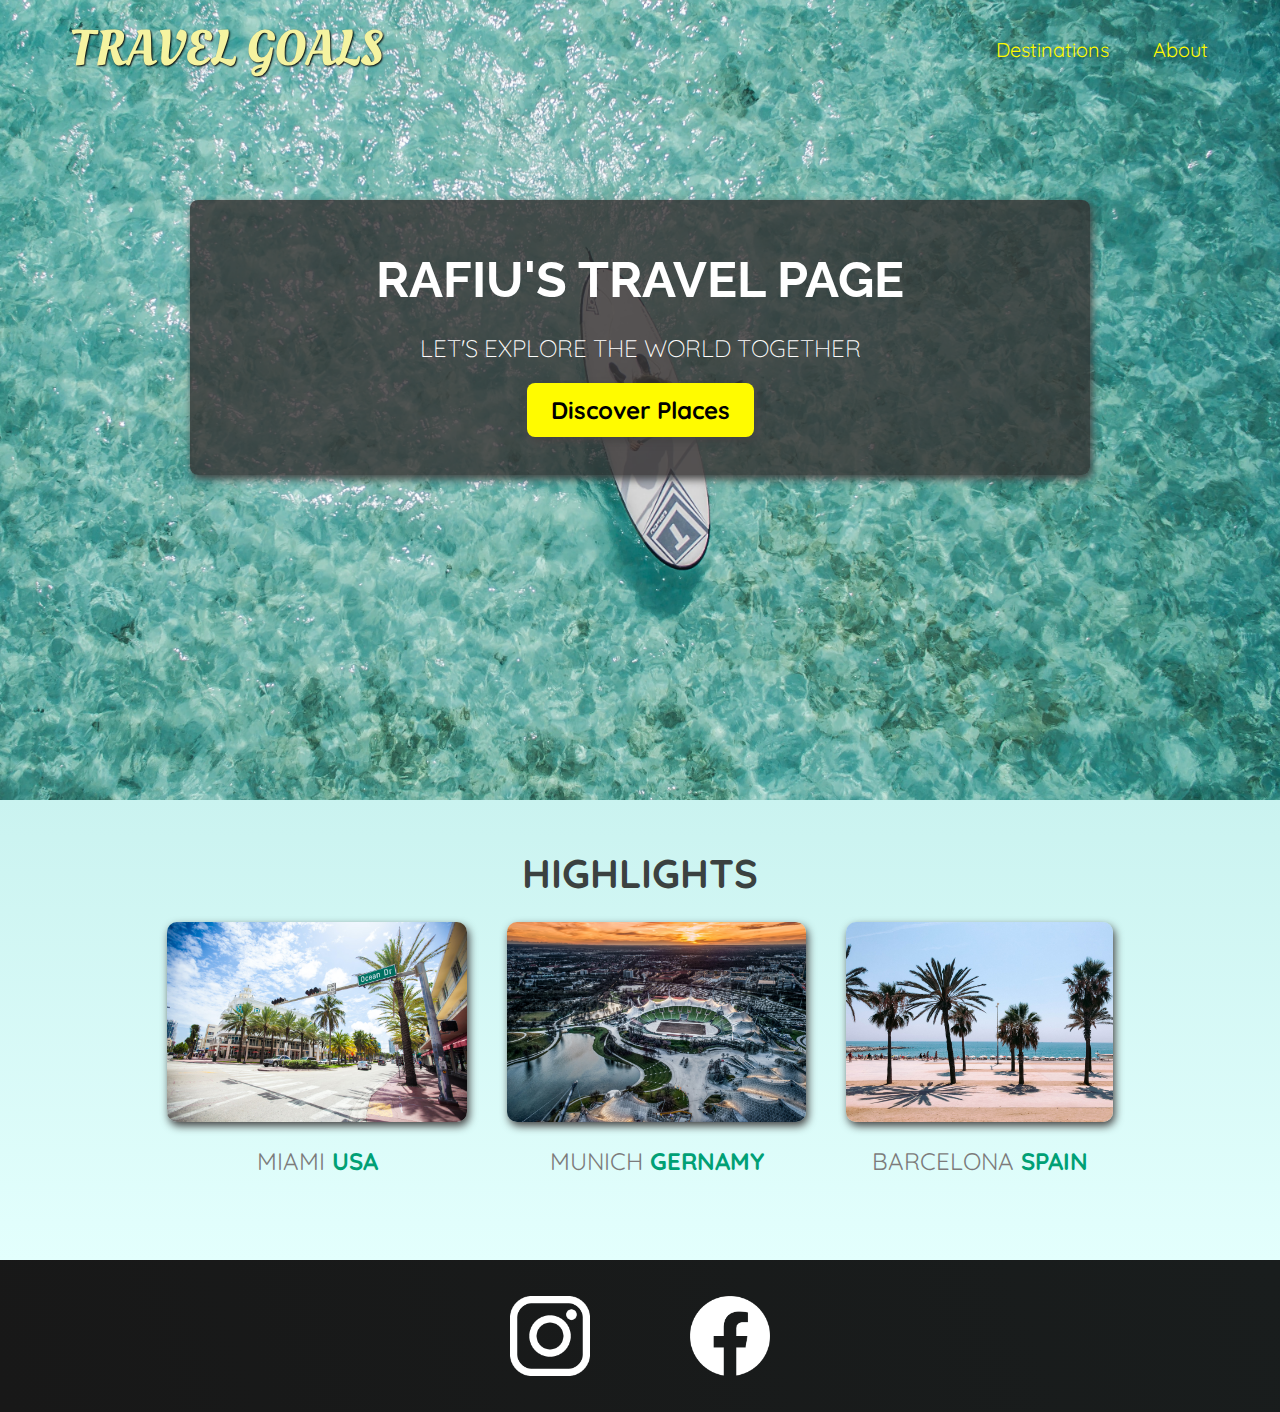
<file: index.html>
<!DOCTYPE html>
<html lang="en">
  <head>
    <meta charset="UTF-8" />
    <title>Travel Goals</title>
    <link
      rel="stylesheet"
      href="https://fonts.googleapis.com/css2?family=Raleway:wght@700&family=Oleo+Script:wght@700&family=Quicksand:wght@300;500;700&display=swap"
    />
    <link rel="stylesheet" href="shared.css" />
    <link rel="stylesheet" href="styles.css" />
  </head>
  <body>
    <header>
      <div id="page-logo">
        <a href="/index.html">Travel Goals</a>
      </div>
      <nav>
        <ul>
          <li>
            <a href="/places.html">Destinations</a>
          </li>
          <li>
            <a href=""> About</a>
          </li>
        </ul>
      </nav>
    </header>
    <main>
      <section id="hero">
        <div id="hero-content">
          <h1>Rafiu's Travel Page</h1>
          <p>Let's explore the world together</p>
          <a href="/places.html">Discover Places</a>
        </div>
      </section>
      <section id="highlights">
        <h2>Highlights</h2>
        <ul id="destinations">
          <li class="destination">
            <img
              src="images/places/miami.jpg"
              alt="Ocean Drive in Miami on a sunny day."
            />
            <p>Miami <strong>USA</strong></p>
          </li>
          <li class="destination">
            <img
              src="images/places/munich.jpg"
              alt="Munich football stadium in Winter."
            />
            <p>Munich <strong>Gernamy</strong></p>
          </li>
          <li class="destination">
            <img src="/images/places/barcelona.jpg" alt="Palm Beach in Barcelona" />
            <p>Barcelona <strong>Spain</strong></p>
          </li>
        </ul>
      </section>
    </main>
    <footer>
      <ul>
        <li>
          <a href="https://www.instagram.com">
            <img src="/images/icons/insta.png" alt="Instagram logo"
          /></a>
        </li>
        <li>
          <a href="https://www.facebook.com"
            ><img src="/images/icons/facebook.png" alt="Facebook logo"
          /></a>
        </li>
      </ul>
    </footer>
  </body>
</html>
</file>
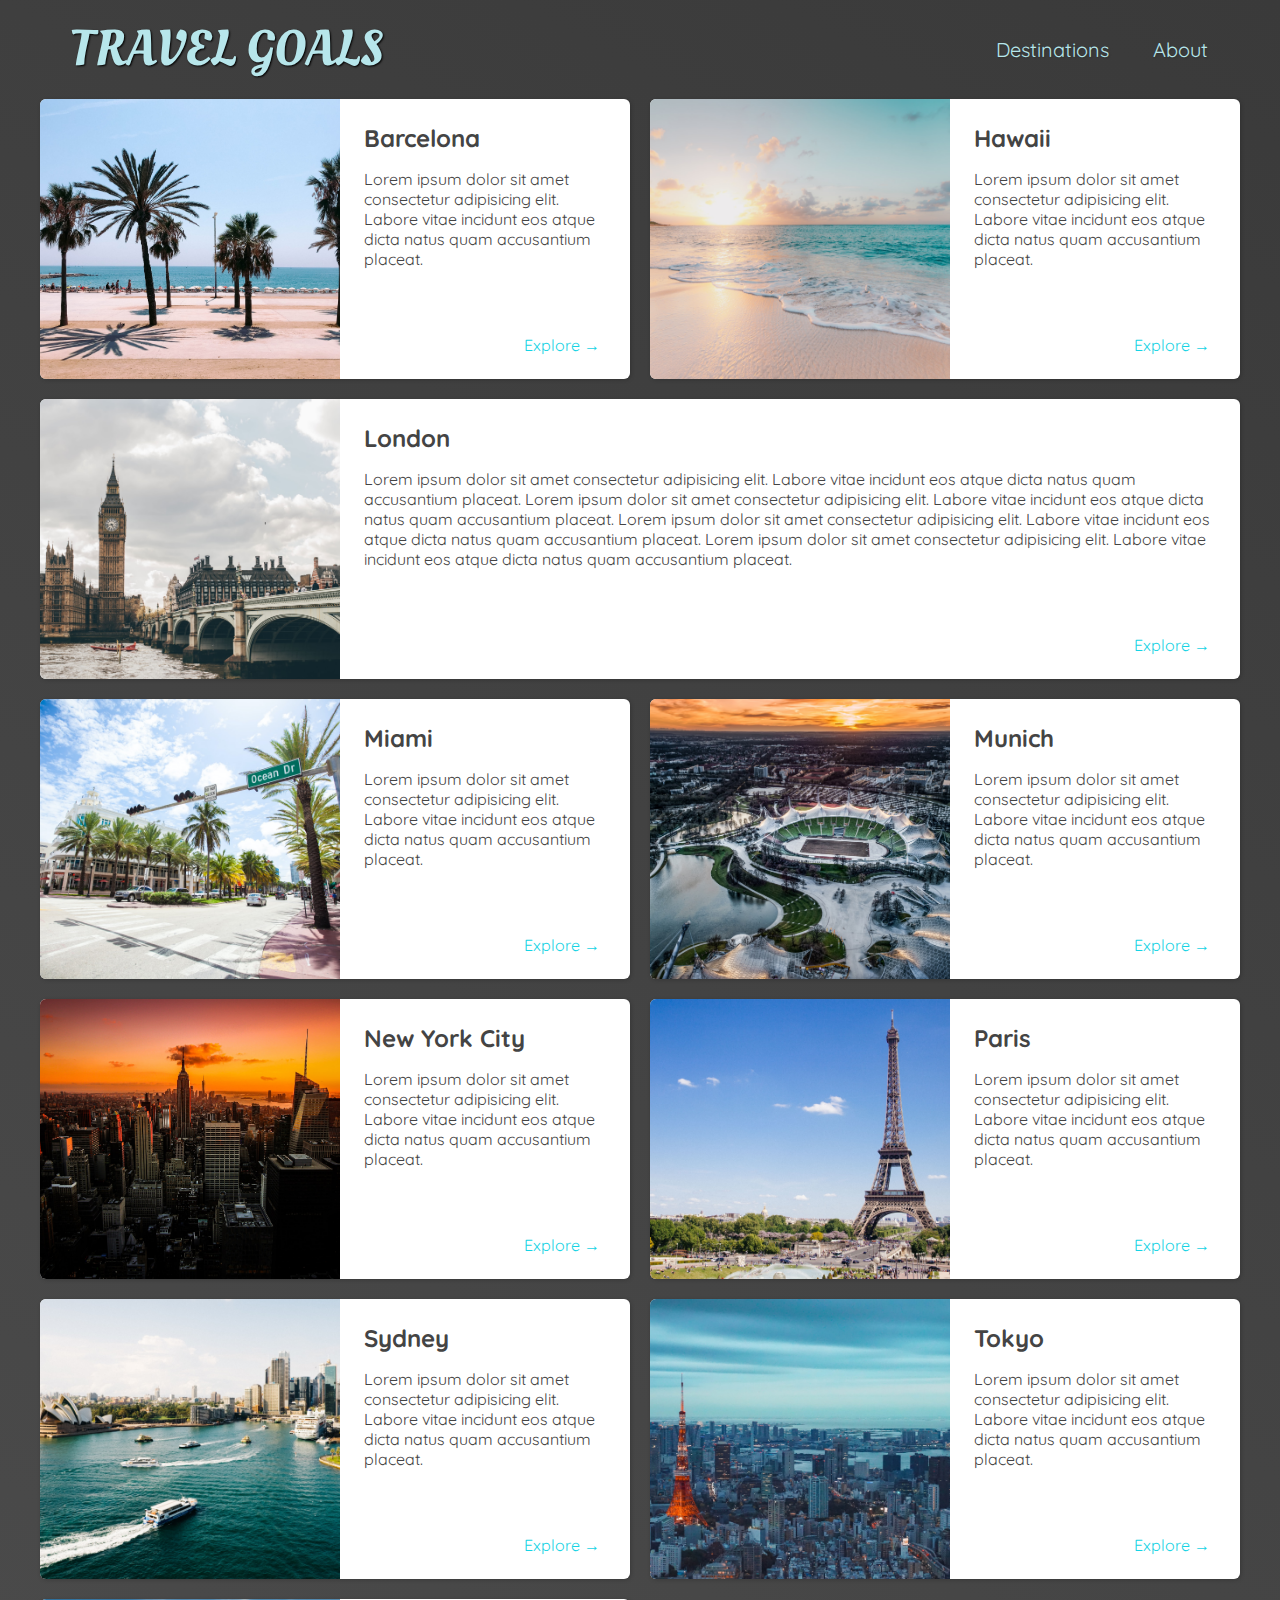
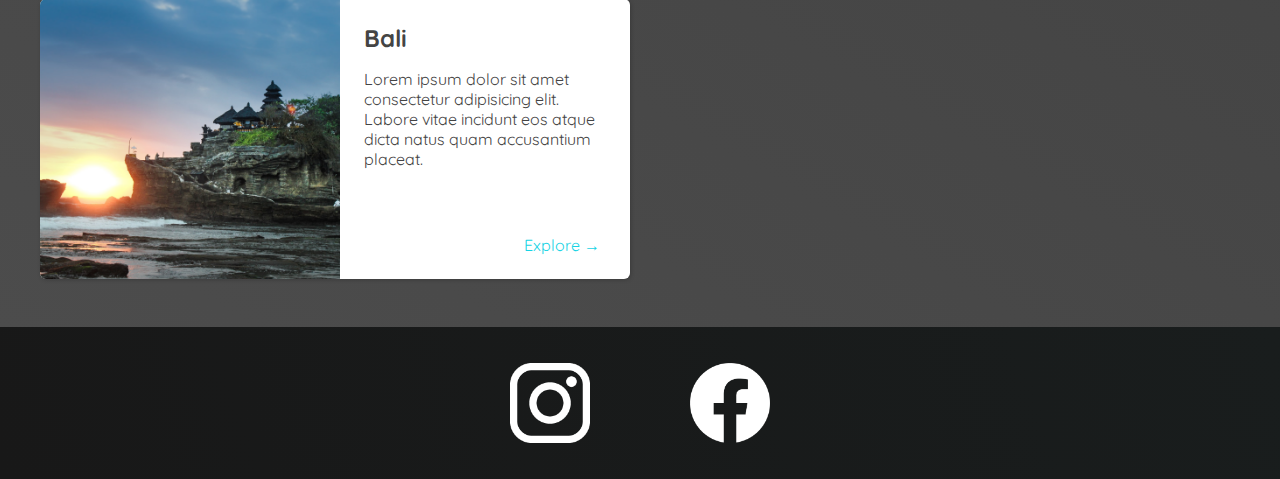
<file: places.html>
<!DOCTYPE html>
<html lang="en">
  <head>
    <meta charset="UTF-8" />
    <title>Travel Goals</title>
    <link
      rel="stylesheet"
      href="https://fonts.googleapis.com/css2?family=Raleway:wght@700&family=Oleo+Script:wght@700&family=Quicksand:wght@300;500;700&display=swap"
    />
    <link rel="stylesheet" href="shared.css" />
    <link rel="stylesheet" href="places.css" />
  </head>
  <body>
    <header>
      <div id="page-logo">
        <a href="/index.html">Travel Goals</a>
      </div>
      <nav>
        <ul>
          <li>
            <a href="/places.html">Destinations</a>
          </li>
          <li>
            <a href=""> About</a>
          </li>
        </ul>
      </nav>
    </header>
    <main>
        <ul>
            <li>
              <img src="images/places/barcelona.jpg" alt="City of Barcelona" />
              <div class="item-content">
                <div>
                  <h2>Barcelona</h2>
                  <p>
                    Lorem ipsum dolor sit amet consectetur adipisicing elit. Labore
                    vitae incidunt eos atque dicta natus quam accusantium placeat.
                  </p>
                </div>
                <div class="actions">
                  <a href="https://en.wikipedia.org/wiki/Barcelona">Explore &#x2192</a>
                </div>
              </div>
            </li>
            <li>
              <img src="images/places/hawaii.jpg" alt="Hawaii beach" />
              <div class="item-content">
                <div>
                  <h2>Hawaii</h2>
                  <p>
                    Lorem ipsum dolor sit amet consectetur adipisicing elit. Labore
                    vitae incidunt eos atque dicta natus quam accusantium placeat.
                  </p>
                </div>
                <div class="actions">
                  <a href="hhttps://en.wikipedia.org/wiki/Hawaii">Explore &#x2192</a>
                </div>
              </div>
            </li>
            <li>
              <img src="images/places/london.jpg" alt="London city" />
              <div class="item-content">
                <div>
                  <h2>London</h2>
                  <p>
                    Lorem ipsum dolor sit amet consectetur adipisicing elit. Labore
                    vitae incidunt eos atque dicta natus quam accusantium placeat. 
                    Lorem ipsum dolor sit amet consectetur adipisicing elit. Labore
                    vitae incidunt eos atque dicta natus quam accusantium placeat.
                    Lorem ipsum dolor sit amet consectetur adipisicing elit. Labore
                    vitae incidunt eos atque dicta natus quam accusantium placeat.
                    Lorem ipsum dolor sit amet consectetur adipisicing elit. Labore
                    vitae incidunt eos atque dicta natus quam accusantium placeat.
                  </p>
                </div>
                <div class="actions">
                  <a href="https://en.wikipedia.org/wiki/London">Explore &#x2192</a>
                </div> 
              </div>
            </li>
            <li>
              <img src="images/places/miami.jpg" alt="Miami streets"/>
              <div class="item-content">
                <div>
                  <h2>Miami</h2>
                  <p>
                    Lorem ipsum dolor sit amet consectetur adipisicing elit. Labore
                    vitae incidunt eos atque dicta natus quam accusantium placeat.
                  </p>
                </div>
                <div class="actions">
                  <a href="https://en.wikipedia.org/wiki/Miami">Explore &#x2192</a>
                </div>
              </div>
            </li>
            <li>
              <img src="images/places/munich.jpg" alt="Munich football stadium" />
              <div class="item-content">
                <div>
                  <h2>Munich</h2>
                  <p>
                    Lorem ipsum dolor sit amet consectetur adipisicing elit. Labore
                    vitae incidunt eos atque dicta natus quam accusantium placeat.
                  </p>
                </div>
                <div class="actions">
                  <a href="https://en.wikipedia.org/wiki/Munich">Explore &#x2192</a>
                </div>
              </div>
            </li>
            <li>
              <img src="images/places/new-york-city.jpg" alt="New York City skyline" />
              <div class="item-content">
                <div>
                  <h2>New York City</h2>
                  <p>
                    Lorem ipsum dolor sit amet consectetur adipisicing elit. Labore
                    vitae incidunt eos atque dicta natus quam accusantium placeat.
                  </p>
                </div>
                <div class="actions">
                  <a href="https://en.wikipedia.org/wiki/New_York_City"
                    >Explore &#x2192</a
                  >
                </div>
              </div>
            </li>
            <li>
              <img src="images/places/paris.jpg" alt="Paris city" />
              <div class="item-content">
                <div>
                  <h2>Paris</h2>
                  <p>
                    Lorem ipsum dolor sit amet consectetur adipisicing elit. Labore
                    vitae incidunt eos atque dicta natus quam accusantium placeat.
                  </p>
                </div>
                <div class="actions">
                  <a href="https://en.wikipedia.org/wiki/Paris">Explore &#x2192</a>
                </div>
              </div>
            </li>
            <li>
              <img src="images/places/sydney.jpg" alt="Sydney beach" />
              <div class="item-content">
                <div>
                  <h2>Sydney</h2>
                  <p>
                    Lorem ipsum dolor sit amet consectetur adipisicing elit. Labore
                    vitae incidunt eos atque dicta natus quam accusantium placeat.
                  </p>
                </div>
                <div class="actions">
                  <a href="https://en.wikipedia.org/wiki/Sydney">Explore &#x2192</a>
                </div>
              </div>
            </li>
            <li>
              <img src="images/places/tokyo.jpg" alt="Tokyo skyline" />
              <div class="item-content">
                <div>
                  <h2>Tokyo</h2>
                  <p>
                    Lorem ipsum dolor sit amet consectetur adipisicing elit. Labore
                    vitae incidunt eos atque dicta natus quam accusantium placeat.
                  </p>
                </div>
                <div class="actions">
                  <a href="https://en.wikipedia.org/wiki/Tokyo">Explore &#x2192</a>
                </div>
              </div>
            </li>
            <li>
              <img src="images/places/bali.jpg" alt="Bali beach" />
              <div class="item-content">
                <div>
                  <h2>Bali</h2>
                  <p>
                    Lorem ipsum dolor sit amet consectetur adipisicing elit. Labore
                    vitae incidunt eos atque dicta natus quam accusantium placeat.
                  </p>
                </div>
                <div class="actions">
                  <a href="https://en.wikipedia.org/wiki/Bali">Explore &#x2192</a>
                </div>
              </div>
            </li>
          </ul>
    </main>
    <footer>
        <ul>
            <li>
              <a href="https://www.instagram.com">
                <img src="/images/icons/insta.png" alt="Instagram logo"
              /></a>
            </li>
            <li>
              <a href="https://www.facebook.com"
                ><img src="/images/icons/facebook.png" alt="Facebook logo"
              /></a>
            </li>
          </ul>
    </footer>
  </body>
</html>
</file>
<file: shared.css>
body    {
    font-family: "Quicksand", sans-serif;
    margin: 0;
}

ul {
    list-style: none;
    margin: 0;
    padding: 0;
}

header {
    display: flex;
    justify-content: space-between;
    align-items: center;
    padding: 15px 60px;
    position: absolute;
    width: 100%;
    box-sizing: border-box;
}
#page-logo a {
    padding: 10px;
    font-family: "Oleo Script", sans-serif;
    color: rgb(245, 243, 160);
    font-size: 50px;
    text-decoration: none;
    text-transform: uppercase;
    text-shadow: 1px 1px 2px rgb(0, 0, 0);
}
header ul {
    display: flex;
}

header li {
    margin-left: 20px;
}

header a {
    color: rgb(255, 251, 0);
    text-decoration: none;
    font-size: 20px;
    padding: 12px;
    text-shadow: 1px 1px 2px rgba(0, 0, 0, 0.2);
    border-radius: 6px;
}

header nav a:hover {
    color: rgb(77, 77, 77);
    background-color: rgb(255, 251, 0);
}

footer {
    background: linear-gradient(70deg, rgb(24, 24, 24), rgb(25, 29, 29));
    padding: 36px;
}

footer ul {
    display: flex;
    justify-content: center;
}

footer li {
    width: 80px;
    height: 80px;
    margin: 0 50px;
}

footer img {
    width: 100%;
    height: 100%;
}
</file>
<file: styles.css>
#hero {
    height: 800px;
    background-image: url("/images/places/ocean.jpg");
    background-position: center;
    background-size: cover;
}

#hero-content {
    width: 900px;
    background-color: rgba(51, 47, 47, 0.8);
    box-shadow: 2px 4px 8px rgb(68, 67, 67);
    border-radius: 8px;
    text-align: center;
    padding: 50px 0;
    margin: 0 auto;
    position: relative;
    top: 200px;
}

#hero-content h1 {
    color: white;
    text-transform: uppercase;
    font-size: 50px;
    font-family: "Raleway", sans-serif;
    margin: 0;
}
#hero-content p {
    color: white;
    text-transform: uppercase;
    font-size: 24px;
    font-weight: 300;
    margin-bottom: 32px;
}
 #hero-content a{
    text-decoration: none;
    background-color: rgb(255, 251, 0);
    padding: 12px 24px;
    color: black;
    font-size: 24px;
    font-weight: bold;
    border-radius: 8px;
    box-shadow: 2px 4px 8px rgb(68, 67, 67);
}
#hero-content a:hover {
    background-color: rgb(255, 238, 0);
}

#highlights {
    padding: 24px;
    background: linear-gradient(0deg, rgb(227, 255, 253), rgb(202, 243, 240));
}

#highlights h2 {
    text-transform: uppercase;
    text-align: center;
    font-size: 40px;
    color: rgb(59, 65, 64);
    margin: 24px 0;
}

#destinations {
    display: flex;
    justify-content: center;
    width: 90%;
    margin: auto;
    margin-bottom: 40px;
}

.destination {
    margin: 0 20px;
    text-transform: uppercase;
}

.destination img {
    height: 200px;
    width: 100%;
    box-shadow: 2px 4px 8px rgb(68, 67, 67);
    border-radius: 10px;
    object-fit: cover;
}

.destination p {
    text-align: center;
    font-size: 24px;
    color: rgb(124, 123, 123);
    margin: 20px 0;
}

.destination strong {
    color: rgb(0, 160, 117);
}
</file>
<file: places.css>
body {
    background: linear-gradient(30deg, rgb(77, 77, 77), rgb(58, 58, 58));
    color: rgb(68, 68, 68);
}

#page-logo a {
    color: rgb(183, 230, 235);
}

header {
    position: static;
}

header a {
    color: rgb(183, 230, 235);
}

header nav a:hover {
    background-color: rgb(183, 230, 235);
    color: rgb(59, 59, 59);
}

main ul {
    width: 1200px;
    margin: 0 auto 48px auto;
    display: grid;
    grid-template-columns: 1fr 1fr;
    gap: 20px 20px;
}

li:nth-of-type(3) {
    grid-column: 1 / span 2;
}

main li {
    display: flex;
    background-color: white;
    box-shadow: 1px 1px 4px rgba(0, 0, 0, 0.2);
    border-radius: 6px;
    overflow: hidden;

}

main li img {
    height: 280px;
    width: 300px;
    object-fit: cover;
}

.item-content {
    padding: 24px;
    display: flex;
    flex-direction: column;
    justify-content: space-between;
}

.item-content h2 {
    margin: 0;
}


.actions {
    text-align: right;
}

.actions a {
    text-decoration: none;
    padding: 6px;
    color: rgb(22, 211, 228);
    border-radius: 5px;
}

.actions a:hover {
    background-color: rgb(235, 253, 255);
}
</file>
